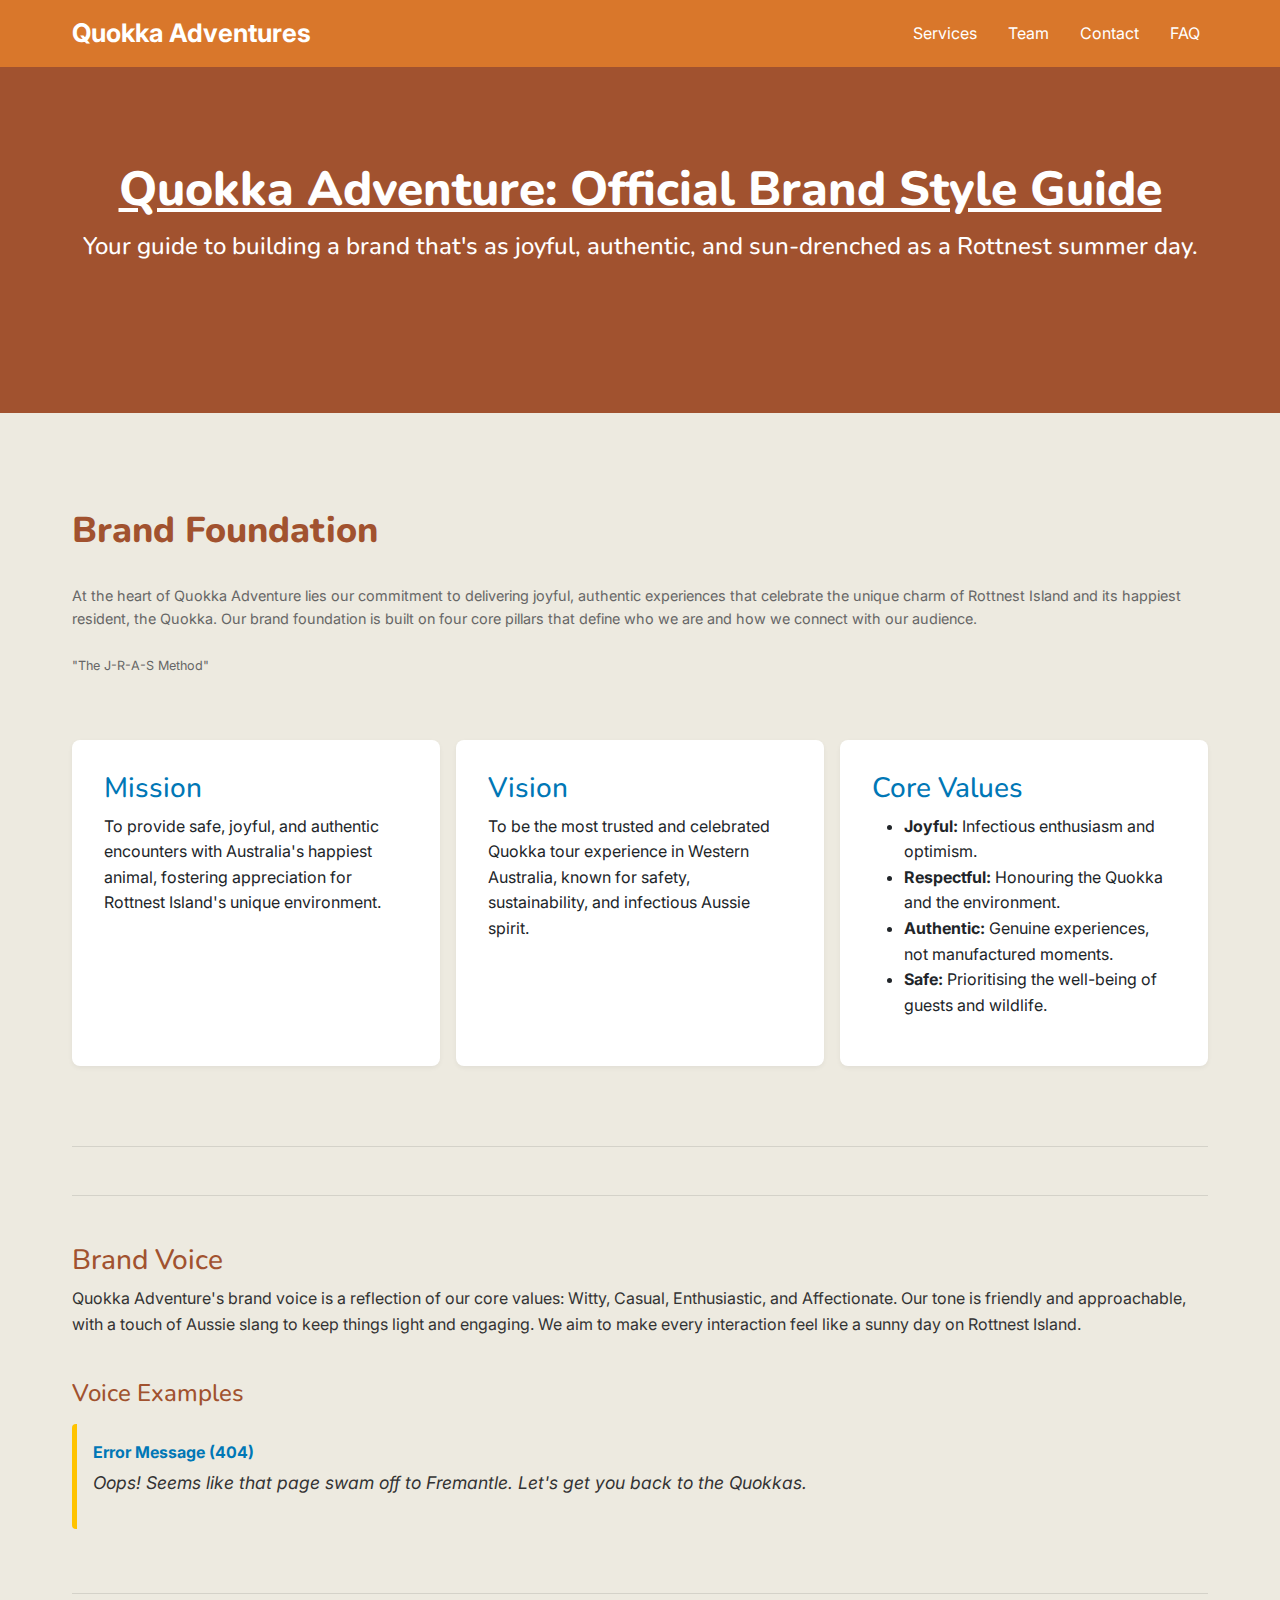
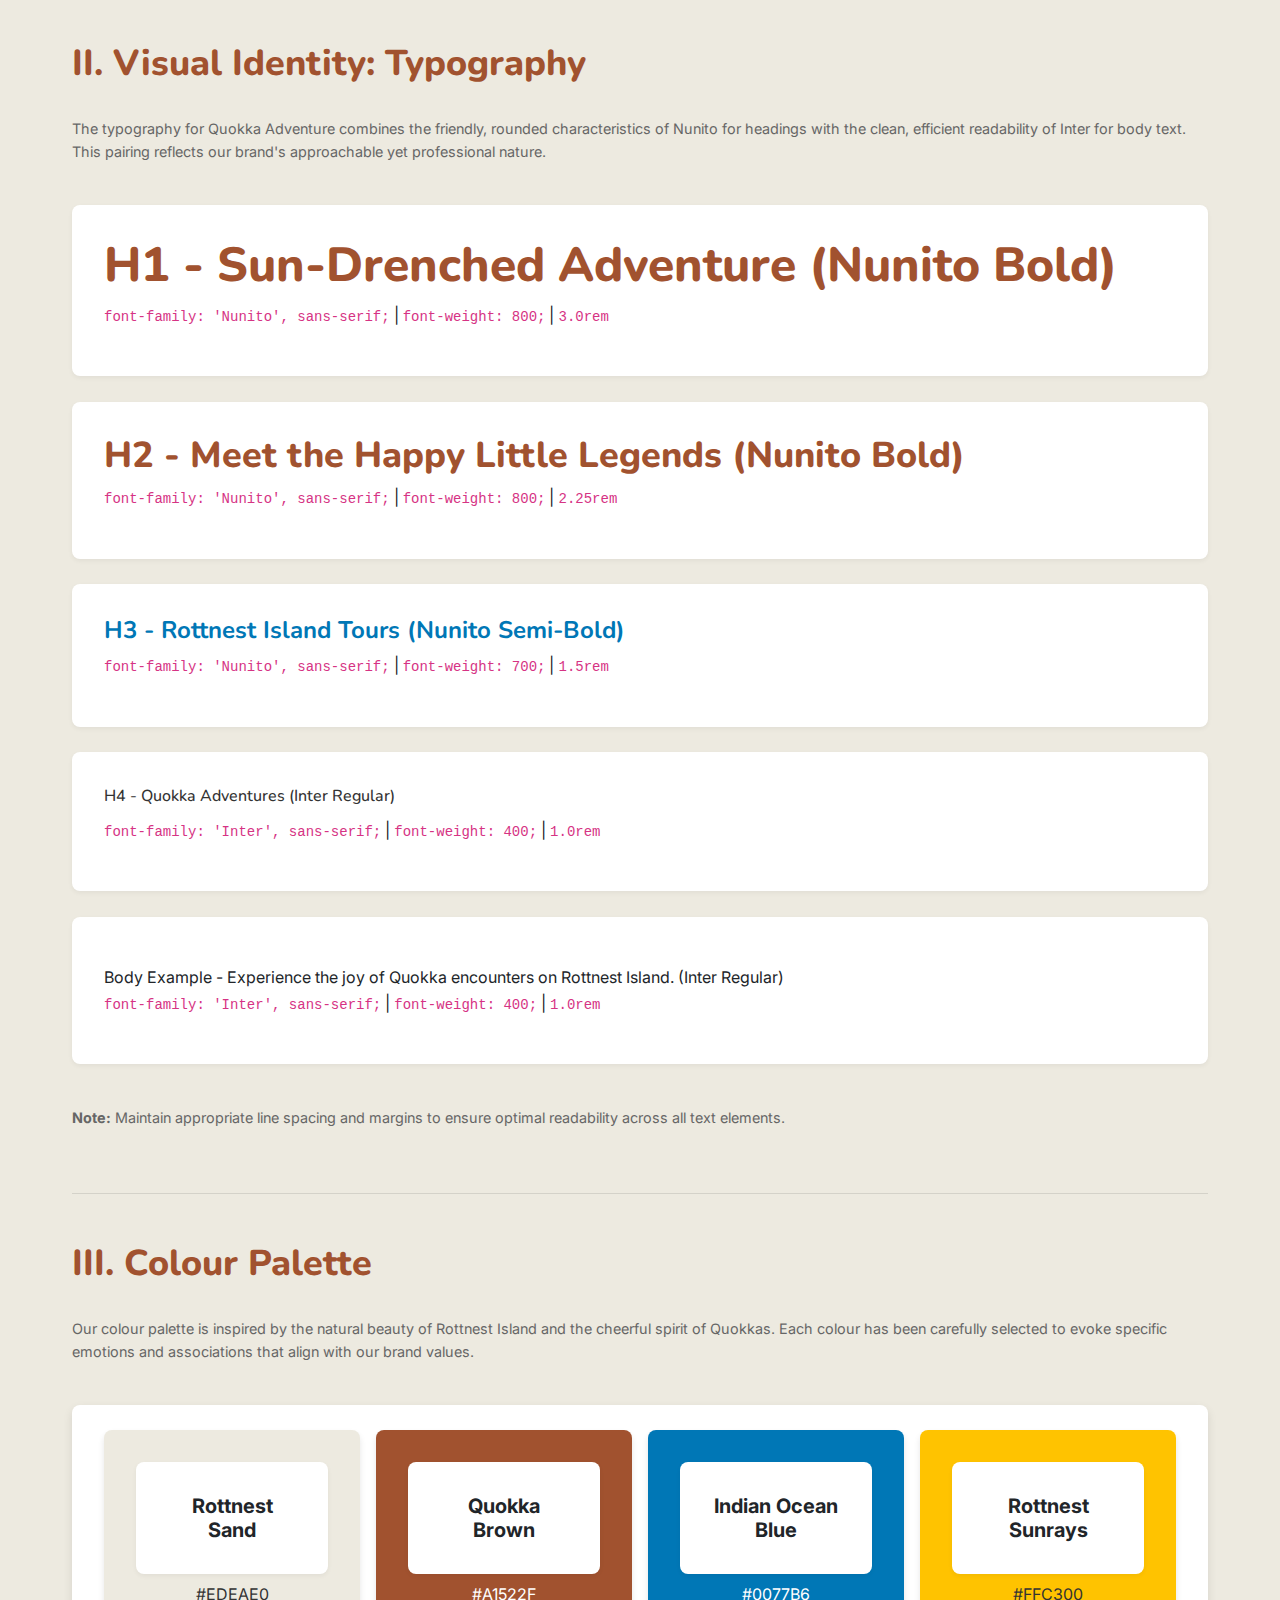
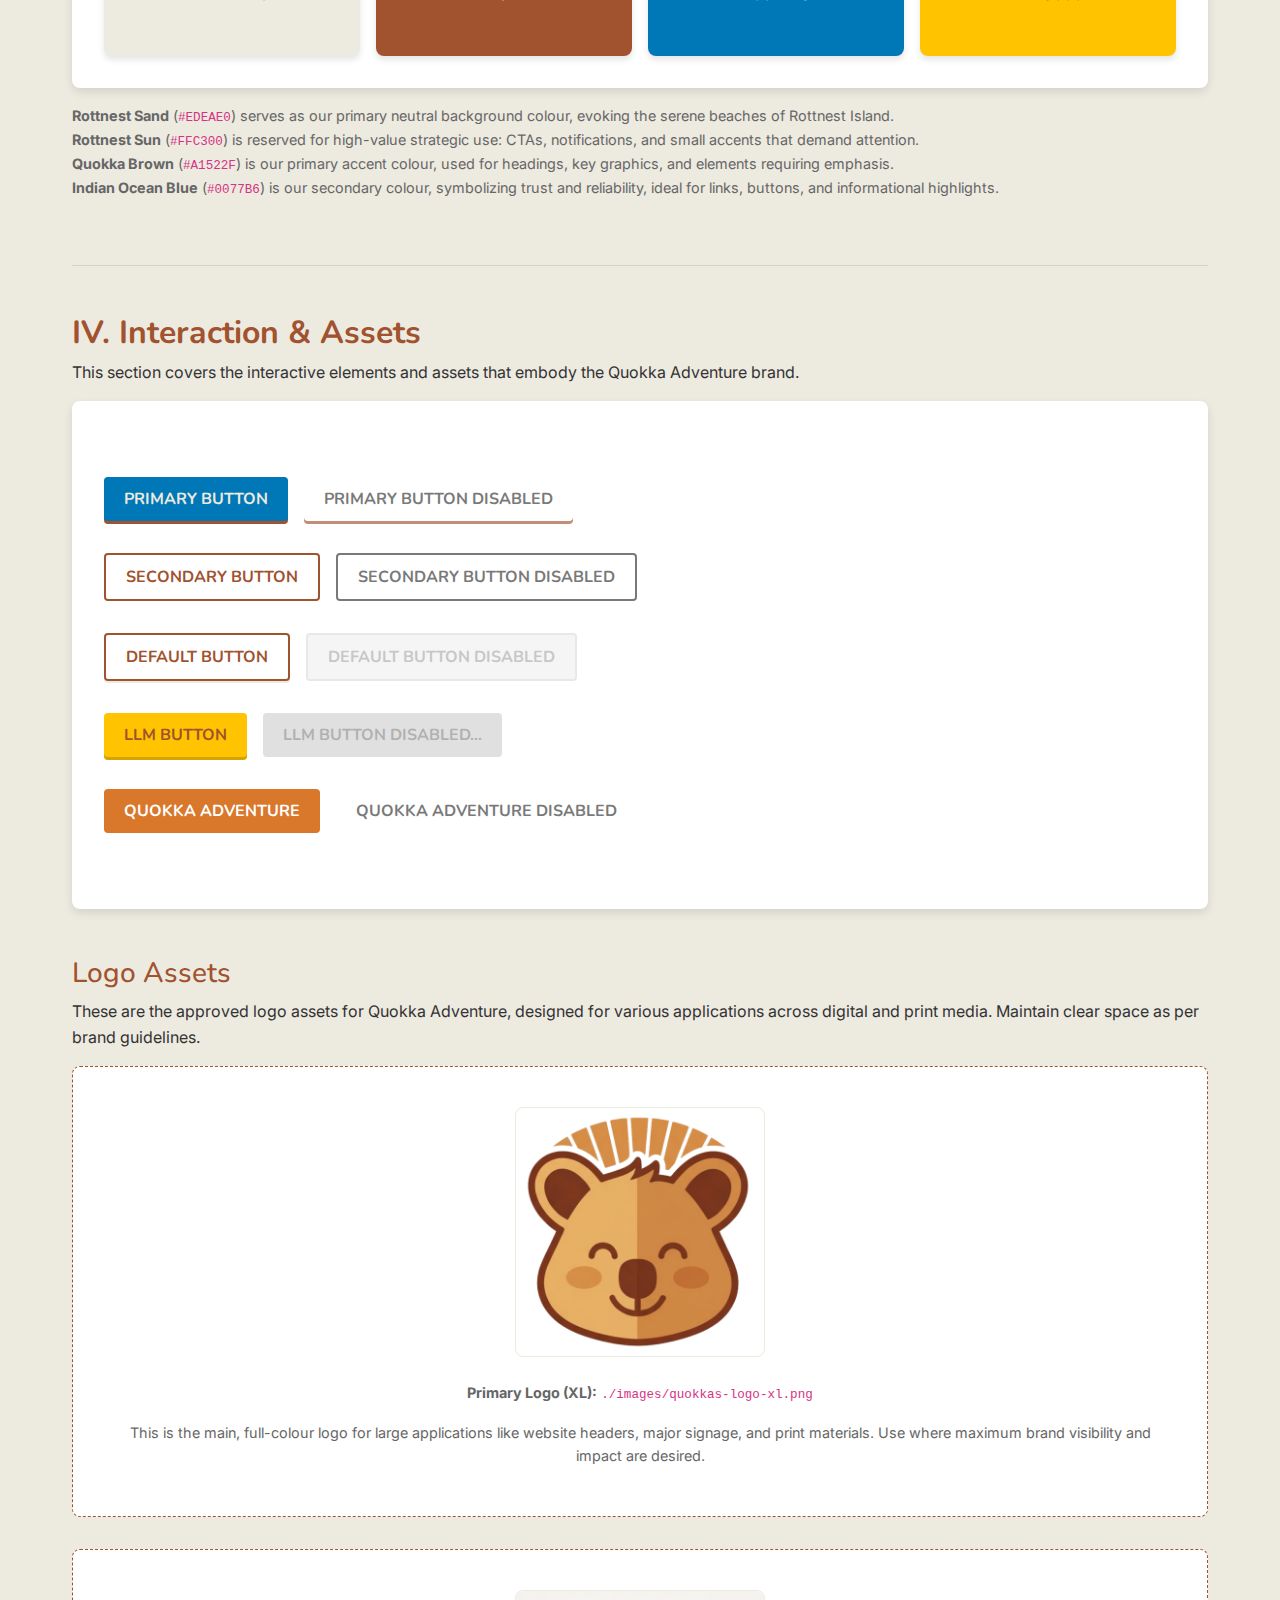
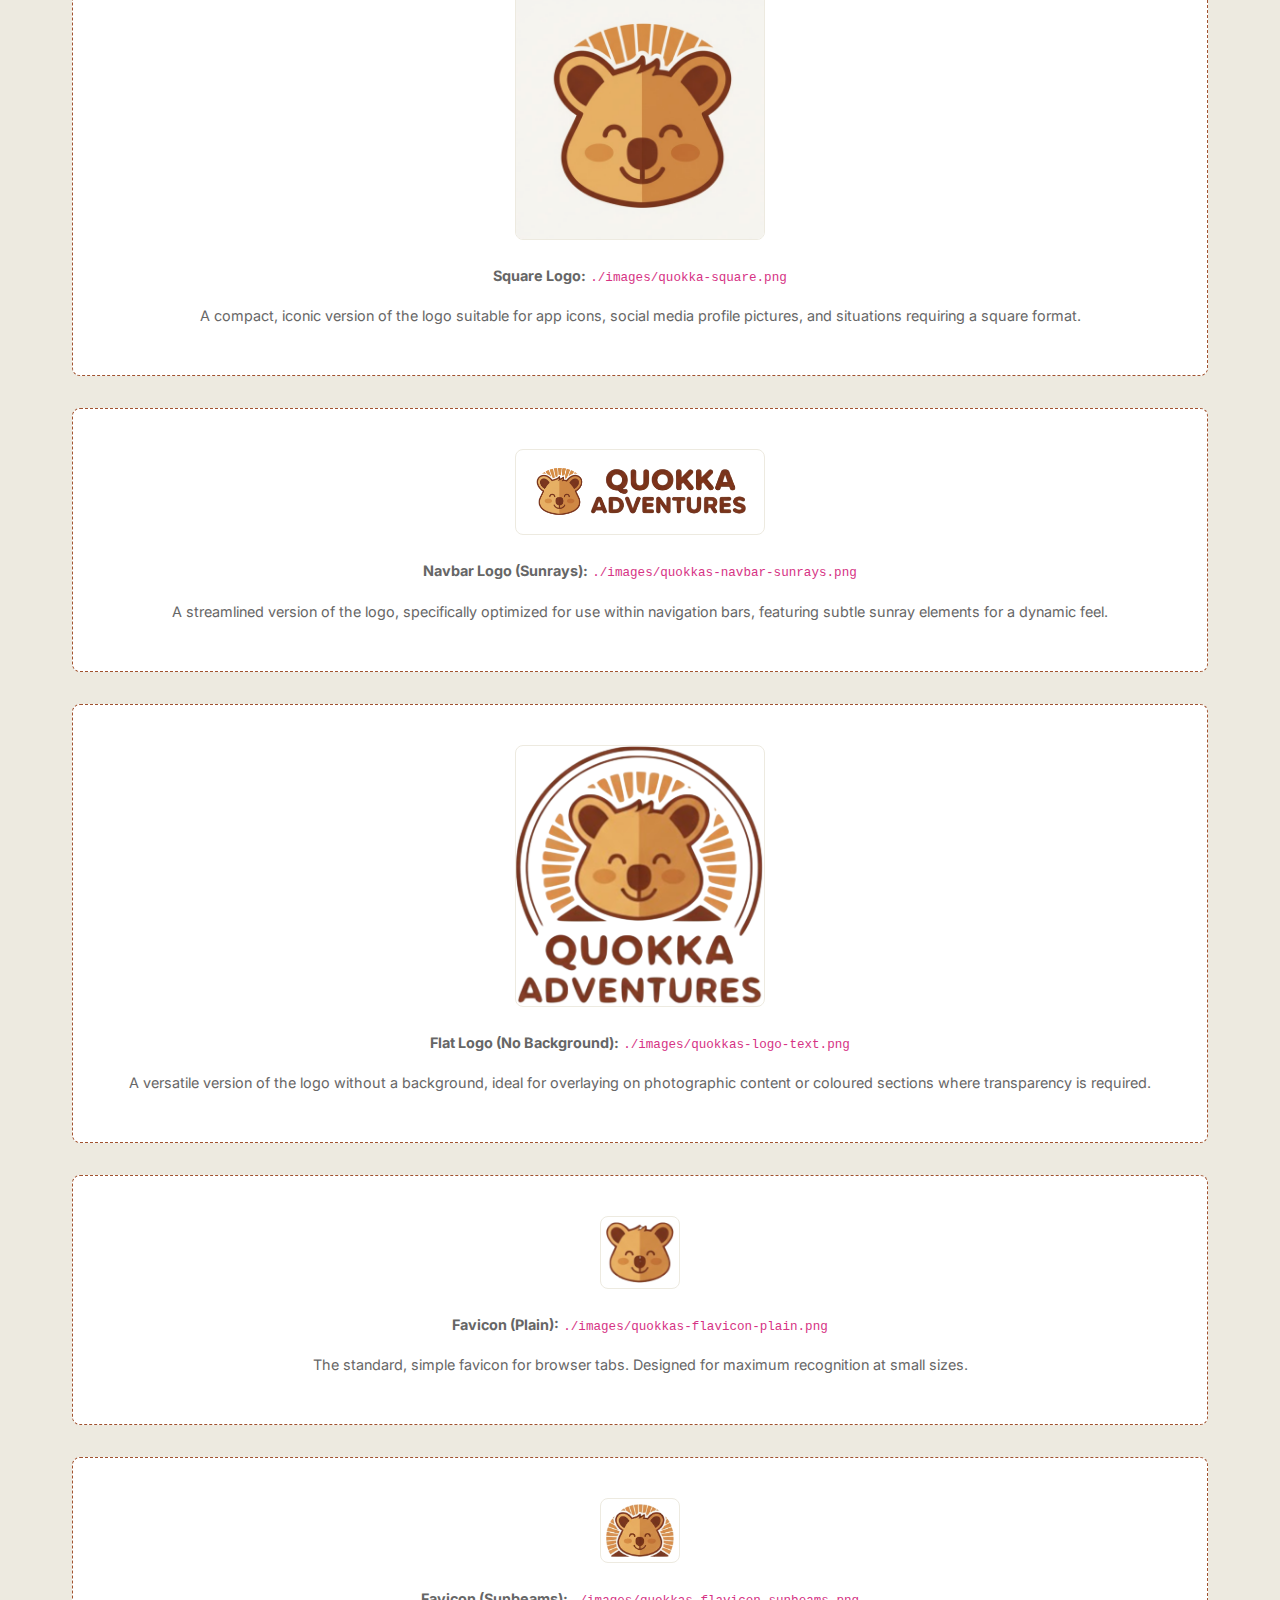
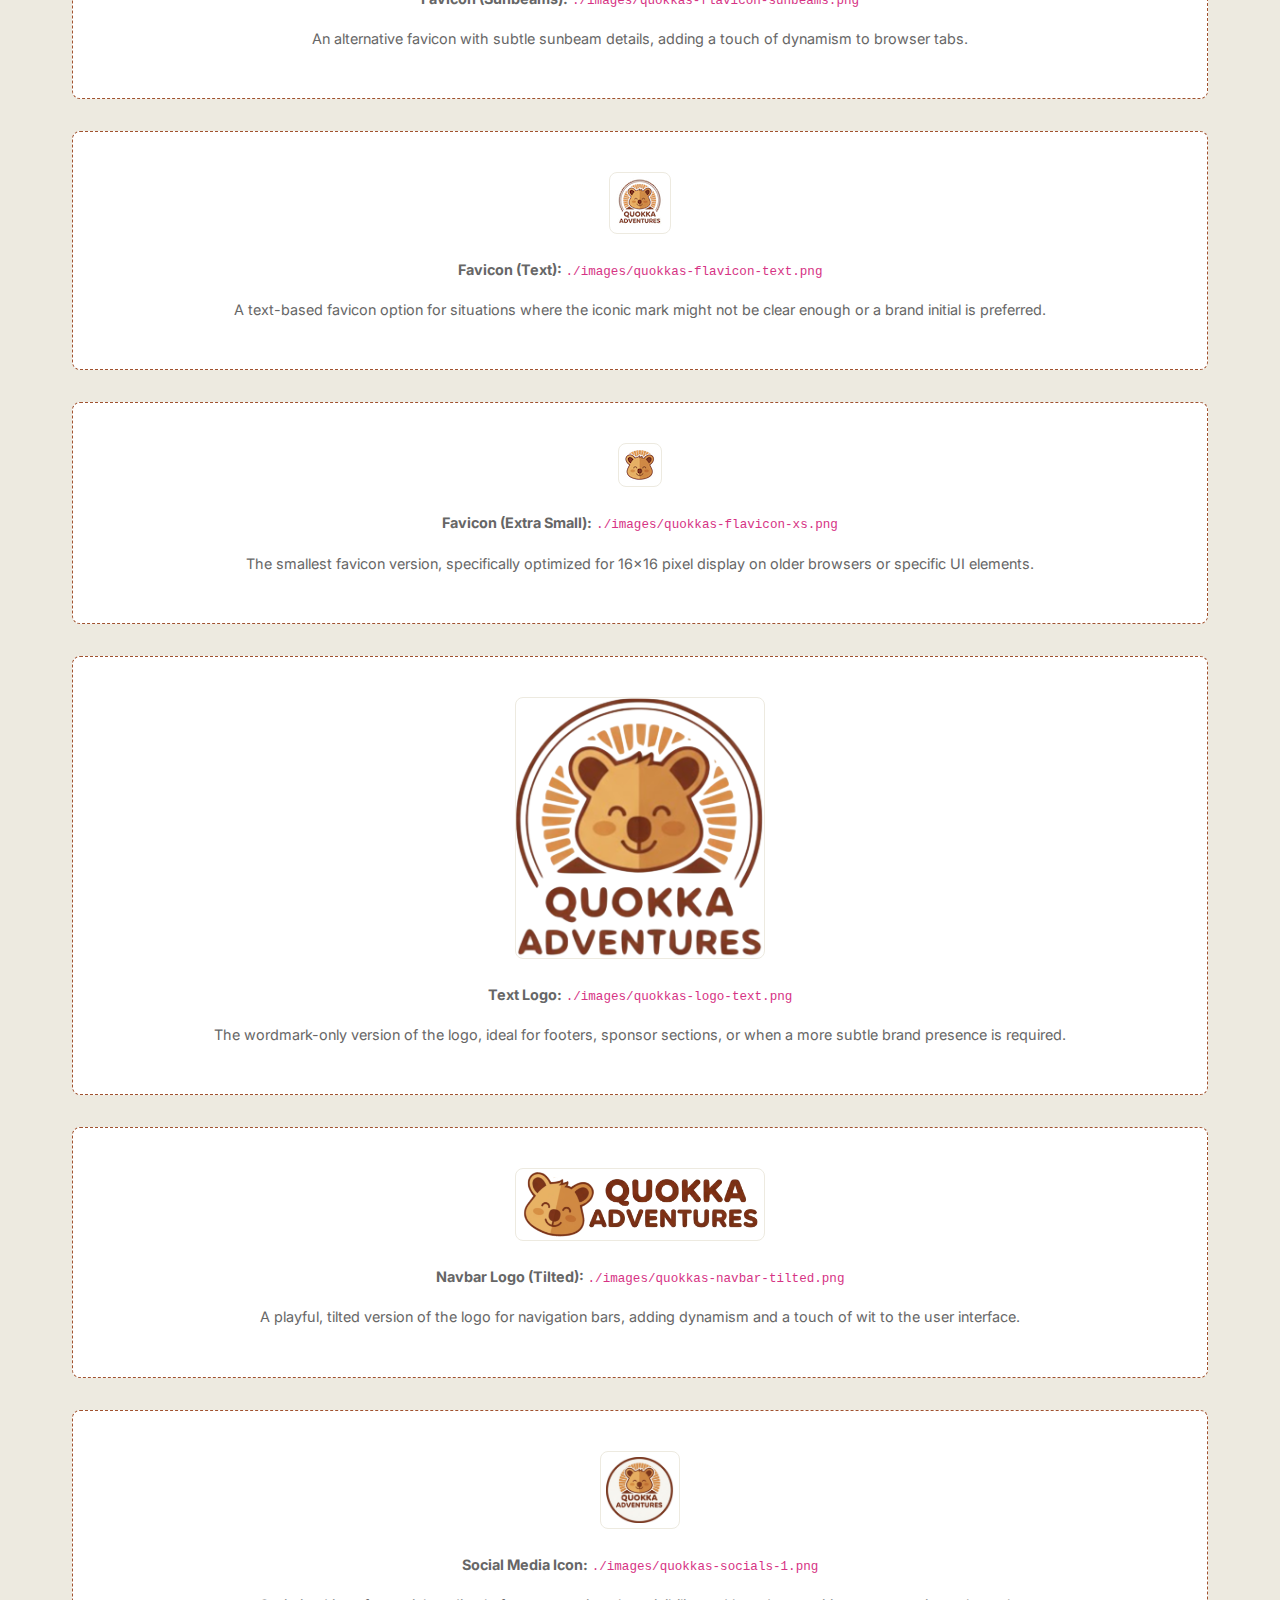
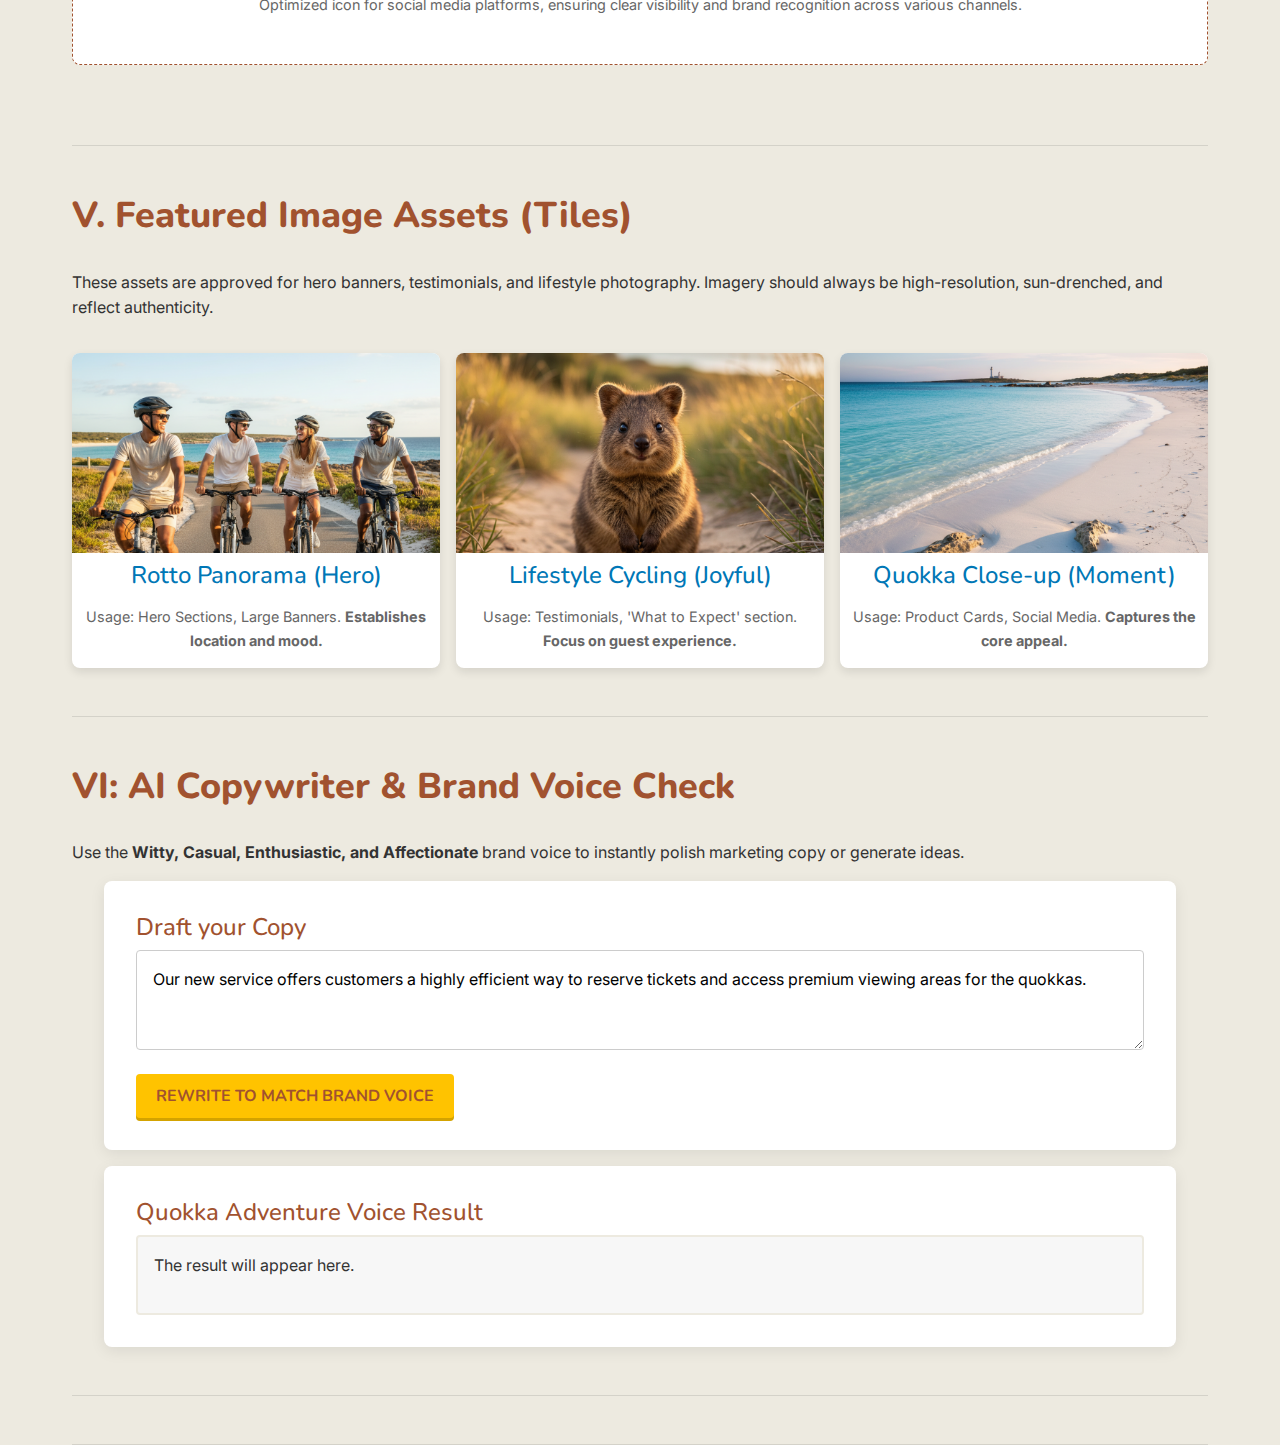
<file: styleguide-index.html>
<!DOCTYPE html>
<html lang="en">

<head>
    <meta charset="UTF-8">
    <meta name="viewport" content="width=device-width, initial-scale=1.0">
    <title>Quokka Adventure - Brand Style Guide</title>

    <!-- Google Fonts for Nunito (Headings) and Inter (Body) -->
    <link rel="preconnect" href="https://fonts.googleapis.com">
    <link rel="preconnect" href="https://fonts.gstatic.com" crossorigin>
    <link href="https://fonts.googleapis.com/css2?family=Inter:wght@400;700&family=Nunito:wght@700;800&display=swap"
        rel="stylesheet">
        <link href="https://cdn.jsdelivr.net/npm/bootstrap@5.3.0/dist/css/bootstrap.min.css" rel="stylesheet" />  
    <!-- Custom CSS for Style Guide -->
     <link href="style.css" rel="stylesheet" />

    <style>
        /* ------------------------------------------------------------------- */
        /* QUOKKA ADVENTURE: OFFICIAL BRAND STYLE GUIDE CSS */
        /* ------------------------------------------------------------------- */

        /* --- Root Variables: The Practical CSS Foundation (J-R-A-S Colours) --- */
        :root {
            /* Core Colours */
            --color-sand: #EDEAE0;
            /* Rottnest Sand (Primary Neutral) */
            --color-brown: #A1522F;
            /* Quokka Brown (Primary Accent) */
            --color-blue: #0077B6;
            /* Indian Ocean Blue (Secondary - Trust) */
            --color-sun: #FFC300;
            /* Rottnest Sun (Tertiary Accent - Joy/CTA) */
            --color-white: #FFFFFF;
            --color-text-dark: #333333;
            /* For body copy */

            /* Typography */
            --font-heading: 'Nunito', sans-serif;
            /* Bold, Rounded, Friendly */
            --font-body: 'Inter', sans-serif;
            /* Clean, Efficient, Readable */

            /* Spacing (8pt Grid System) */
            --spacing-xs: 8px;
            --spacing-sm: 16px;
            --spacing-md: 32px;
            --spacing-lg: 48px;
        }

        /* --- Global Reset & Base Typography --- */
        * {
            box-sizing: border-box;
            margin: 0;
            padding: 0;
        }

        body {
            font-family: var(--font-body);
            line-height: 1.6;
            color: var(--color-text-dark);
            background-color: var(--color-sand);
        }

        .container {
            max-width: 1200px;
            margin: 0 auto;
            padding: 0 var(--spacing-md);
        }

        /* --- Header & Section Styling --- */
        .header {
            background-color: var(--color-brown);
            color: var(--color-white);
            padding: var(--spacing-lg) 0;
            text-align: center;
            margin-bottom: var(--spacing-lg);
        }

        .header h1 {
            font-family: var(--font-heading);
            font-weight: 800;
            font-size: 3rem;
            line-height: 1.1;
            margin-bottom: var(--spacing-sm);
        }

        .header p {
            max-width: 600px;
            margin: 0 auto;
            font-size: 1.125rem;
        }

        .section {
            padding: var(--spacing-lg) 0;
            border-bottom: 1px solid rgba(0, 0, 0, 0.1);
        }

        .section--light {
            background-color: var(--color-white);
        }

        .section-title {
            font-family: var(--font-heading);
            font-weight: 800;
            font-size: 2.25rem;
            color: var(--color-brown);
            margin-bottom: var(--spacing-md);
        }

        /* --- Headings (The Nunito Vibe) --- */
        h1,
        h2,
        h3,
        h4,
        .h1-example,
        .h2-example,
        .h3-example {
            font-family: var(--font-heading);
            color: var(--color-brown);
            line-height: 1.2;
        }

        /* Typographic Scale */
        .h1-example {
            font-size: 3.0rem;
            font-weight: 800;
        }

        .h2-example {
            font-size: 2.25rem;
            font-weight: 800;
        }

        .h3-example {
            font-size: 1.5rem;
            font-weight: 700;
        }

        .body-example {
            font-size: 1rem;
            line-height: 1.6;
            color: var(--color-text-dark);
        }


        /* --- Cards & Grid Layouts --- */
        .card-grid,
        .colour-grid {
            display: grid;
            grid-template-columns: repeat(auto-fit, minmax(280px, 1fr));
            gap: var(--spacing-sm);
            margin-bottom: var(--spacing-md);
        }

        .card {
            background-color: var(--color-white);
            padding: var(--spacing-md);
            border-radius: 8px;
            box-shadow: 0 2px 5px rgba(0, 0, 0, 0.05);
        }

        .card h3 {
            color: var(--color-blue);
            margin-bottom: var(--spacing-xs);
        }

        /* --- Colour Swatches --- */
        .colour-card {
            padding: var(--spacing-md);
            border-radius: 8px;
            text-align: center;
            color: var(--color-white);
            /* Default text color for dark backgrounds */
            box-shadow: 0 4px 6px rgba(0, 0, 0, 0.1);
            background-color: var(--bg-color);
        }

        .colour-card h4 {
            margin-bottom: var(--spacing-xs);
            font-size: 1.2rem;
        }

        /* Specific text colour adjustment for Rottnest Sun for accessibility */
        .colour-card[style*="#FFC300"] {
            color: var(--color-brown);
            /* Ensures good contrast on bright yellow */
        }

        /* --- Buttons --- */
        .button-example {
            display: flex;
            gap: var(--spacing-sm);
            padding: var(--spacing-sm) 0;
        }

        .btn {
            font-family: var(--font-heading);
            font-weight: 700;
            padding: 10px 20px;
            border-radius: 4px;
            text-transform: uppercase;
            cursor: pointer;
            transition: all 0.2s ease-in-out;
            border: none;
        }

        .btn--primary {
            background-color: var(--color-blue);
            color: var(--color-sand);
            box-shadow: 0 3px 0 var(--color-brown);
        }

        .btn--primary:hover {
            background-color: #005B8C;
            /* Slightly Darker Blue */
            box-shadow: 0 1px 0 var(--color-brown);
            transform: translateY(2px);
        }

        .btn--secondary {
            background-color: transparent;
            color: var(--color-brown);
            border: 2px solid var(--color-brown);
        }

        .btn--secondary:hover {
            background-color: var(--color-sand);
        }

        .btn--llm {
            background-color: var(--color-sun);
            color: var(--color-brown);
            box-shadow: 0 3px 0 #D4A300;
        }

        .btn--llm:hover {
            background-color: #D4A300;
            box-shadow: 0 1px 0 #A1522F;
            transform: translateY(2px);
        }

        .btn--llm:disabled {
            background-color: #d1d1d1;
            color: #888;
            cursor: not-allowed;
            box-shadow: none;
            transform: none;
        }

        .btn--default {
            background-color: var(--color-white);
            color: var(--color-brown);
            border: 2px solid var(--color-brown);
            box-shadow: 0 2px 0 var(--color-sand);
        }

        .btn--default:hover {
            background-color: var(--color-sand);
            color: var(--color-blue);
            border-color: var(--color-blue);
        }

        .btn--default:disabled {
            background-color: #f0f0f0;
            color: #aaa;
            border-color: #ddd;
            cursor: not-allowed;
            box-shadow: none;
        }

        /* --- Voice & Logo Sections --- */
        .voice-card {
            border-left: 5px solid var(--color-sun);
            background-color: var(--color-sand);
            padding: var(--spacing-sm);
            margin: var(--spacing-sm) 0;
            border-radius: 4px;
        }

        .voice-title {
            font-weight: 700;
            color: var(--color-blue);
            margin-bottom: 4px;
        }

        .voice-quote {
            font-style: italic;
            font-size: 1.1rem;
            color: var(--color-text-dark);
        }

        /* Logo specific styling */
        .logo-placeholder {
            padding: var(--spacing-md);
            text-align: center;
            border: 1px dashed var(--color-brown);
            margin-top: var(--spacing-sm);
            background-color: var(--color-white);
            border-radius: 8px;
            margin-bottom: var(--spacing-md);
        }

        .logo-img {
            max-width: 250px;
            height: auto;
            border-radius: 8px;
            margin: var(--spacing-xs) 0;
            border: 1px solid var(--color-sand);
        }

        .logo-icon {
            max-width: 80px;
            /* Smaller max width for favicons/small icons */
            padding: 5px;
        }

        .detail {
            margin-top: var(--spacing-sm);
            font-size: 0.9rem;
            color: #666;
        }

        /* --- V. FEATURED IMAGE ASSETS (TILES) --- */
        .image-tiles-grid {
            display: grid;
            grid-template-columns: repeat(auto-fit, minmax(280px, 1fr));
            /* Responsive grid */
            gap: var(--spacing-sm);
            margin-top: var(--spacing-md);
        }

        .image-tile {
            background-color: var(--color-white);
            border-radius: 8px;
            overflow: hidden;
            box-shadow: 0 4px 10px rgba(0, 0, 0, 0.1);
            text-align: center;
        }

        .image-tile img {
            width: 100%;
            height: 200px;
            /* Consistent height for neat tiling */
            object-fit: cover;
            /* Ensures image fills the space without distortion */
            display: block;
        }

        .image-tile h4 {
            font-family: var(--font-heading);
            color: var(--color-blue);
            margin: var(--spacing-xs) 0 4px 0;
        }

        .image-tile .detail {
            margin-bottom: var(--spacing-sm);
            padding: 0 var(--spacing-xs);
        }

        /* --- VI. AI Copywriter Specific Styling --- */
        .llm-card {
            background-color: var(--color-white);
            padding: var(--spacing-md);
            border-radius: 8px;
            box-shadow: 0 4px 15px rgba(0, 0, 0, 0.08);
        }

        .llm-card textarea {
            width: 100%;
            min-height: 100px;
            padding: var(--spacing-sm);
            margin-bottom: var(--spacing-sm);
            border: 1px solid #ccc;
            border-radius: 4px;
            font-family: var(--font-body);
            font-size: 1rem;
            resize: vertical;
        }

        #output-box {
            min-height: 80px;
            padding: var(--spacing-sm);
            border: 2px solid var(--color-sand);
            background-color: #f7f7f7;
            border-radius: 4px;
            white-space: pre-wrap;
        }

        .loading-indicator {
            color: var(--color-brown);
            font-weight: 700;
            text-align: center;
            padding: var(--spacing-sm);
        }
    </style>
</head>

<body>
  <!-- Navbar -->
  <nav class="navbar navbar-expand-lg navbar-dark sticky-top bg-quokka">
    <div class="container">
      <a class="navbar-brand" href="#">Quokka Adventures</a>
      <button class="navbar-toggler" type="button" data-bs-toggle="collapse" data-bs-target="#navbarNav">
        <span class="navbar-toggler-icon"></span>
      </button>
      <div class="collapse navbar-collapse" id="navbarNav">
        <ul class="navbar-nav ms-auto">
          <li class="nav-item"><a class="nav-link" href="#services">Services</a></li>
          <li class="nav-item"><a class="nav-link" href="#team">Team</a></li>
          <li class="nav-item"><a class="nav-link" href="#contact">Contact</a></li>
          <li class="nav-item"><a class="nav-link" href="#faq">FAQ</a></li>
        </ul>
      </div>
    </div>
  </nav>
  <!-- End Navbar -->

<section class="header" id="brand-style-guide">
<header class="header sticky-top" style="top: 0;">
    <h1 class="h1" id="quokka-adventure"><u>Quokka Adventure: Official Brand Style Guide</u></h1>
    <h4 class="h4">Your guide to building a brand that's as joyful, authentic, and sun-drenched as a Rottnest summer day.</h4>
</header>
</section>

    <main class="container">
<!-- I. Brand Foundation -->
        <section class="section" id="brand-foundation">
            <!--section header--> <header class="section-header">
            <!--section title--><h2 class="section-title">Brand  Foundation</h2>
            </header>
            <p class="detail">At the heart of Quokka Adventure lies our commitment to delivering joyful, authentic experiences that
                celebrate the unique charm of Rottnest Island and its happiest resident, the Quokka. Our brand foundation
                is built on four core pillars that define who we are and how we connect with our audience.<br>
                <br>
                <small>"The J-R-A-S Method"</small></p>
            
        <!-- Mission, Vision, Core Values Cards -->
        <div class="section" id="mission-vision-values">
    <!--card grid--> <div class="card-grid" style="grid-template-columns: repeat(auto-fit, minmax(280px, 1fr)); gap: 16px;">

            <!-- Mission Card -->  
                <div class="card">
                    <h3>Mission</h3>
                    <p>To provide safe, joyful, and authentic encounters with Australia's happiest animal, fostering
                        appreciation for Rottnest Island's unique environment.</p>
                </div>
                <!-- Vision Card -->
                <div class="card">
                    <h3>Vision</h3>
                    <p>To be the most trusted and celebrated Quokka tour experience in Western Australia, known for
                        safety, sustainability, and infectious Aussie spirit.</p>
                        
                </div>
            
            <!-- Core Values Card -->
            <div class="card">
                <h3>Core Values</h3> 
                <ul>
                    <li><strong>Joyful:</strong> Infectious enthusiasm and optimism.</li>
                    <li><strong>Respectful:</strong> Honouring the Quokka and the environment.</li>
                    <li><strong>Authentic:</strong> Genuine experiences, not manufactured moments.</li>
                    <li><strong>Safe:</strong> Prioritising the well-being of guests and wildlife.</li>
                </ul>
            </div>
        </section>
        
        <section class="section">
            <!-- Brand Voice Section -->
            <h3>Brand Voice</h3>
            <p>Quokka Adventure's brand voice is a reflection of our core values: Witty, Casual, Enthusiastic, and
                Affectionate. Our tone is friendly and approachable, with a touch of Aussie slang to keep things light
                and engaging. We aim to make every interaction feel like a sunny day on Rottnest Island.</p>  <br>
        <h4 class="title">Voice Examples</h4>
        <div class="voice-card">
            <p class="voice-title">Error Message (404)</p>
            <blockquote class="voice-quote">Oops! Seems like that page swam off to Fremantle. Let's get you back to the
                Quokkas.</blockquote>
        </div>
        </section>

<!-- II. Visual Identity: Typography -->

        <section class="section">
            <header class="section-header">
                    <h2 class="section-title">II. Visual Identity: Typography</h2>
            </header>

                    <p class="detail">The typography for Quokka Adventure combines the friendly, rounded characteristics of Nunito for
                        headings with the clean, efficient readability of Inter for body text. This pairing reflects our
                        brand's approachable yet professional nature.</p>
                        <br>
                <div class="card">
                <!--Typography Examples-->
                <div class="typo-examples">
                    <div class="typo-sample">
                        <h1 class="h1-example">H1 - Sun-Drenched Adventure (Nunito Bold)</h1>
                        <p><code>font-family: 'Nunito', sans-serif;</code> | <code>font-weight: 800;</code> |
                            <code>3.0rem</code></p>
                        </div></div></div><br>
                <div class="card"> 
                <!--Typography Examples-->
                        <h2 class="h2-example">H2 - Meet the Happy Little Legends (Nunito Bold)</h2>
                        <p><code>font-family: 'Nunito', sans-serif;</code> | <code>font-weight: 800;</code> |
                            <code>2.25rem</code></p>
                        </div></div><br>
                <div class="card"><!--Typography Examples-->
                        <h3 class="h3-example">H3 - Rottnest Island Tours (Nunito Semi-Bold)</h3>
                        <p>        
                    <code>font-family: 'Nunito', sans-serif;</code> | <code>font-weight: 700;</code> |
                            <code>1.5rem</code></p>
                        </div></div><br>
                <div class="card"> <!--Typography Examples-->
                    <h4 class="body-example">H4 - Quokka Adventures (Inter Regular)</h4>
                        <p>
                            <code>font-family: 'Inter', sans-serif;</code> | <code>font-weight: 400;</code> |
                            <code>1.0rem</code></p>
                           </div></div><br> 
                <div class="card">
                        <p class="body-example">
                        <p>Body Example - Experience the joy of Quokka encounters on Rottnest Island. (Inter Regular)<br>
                            <code>font-family: 'Inter', sans-serif;</code> | <code>font-weight: 400;</code> |
                            <code>1.0rem</code></p>

                           </div></div><br> 
                           
                    <p class="detail"><strong>Note:</strong> Maintain appropriate line spacing and margins to ensure optimal readability across all text elements.</p>
                        </div>
                    </div>
        </section>

<!-- III. Colour Palette -->
        <section class="section" id="colour-palette">
            <header class="section-header">
                <h2 class="section-title">III. Colour Palette</h2>
            </header>

            <p class="detail">Our colour palette is inspired by the natural beauty of Rottnest Island and the cheerful spirit of
                Quokkas. Each colour has been carefully selected to evoke specific emotions and associations that align
                with our brand values.</p>
            <br>
        <div class="image-tile" id="colour-swatch"><br> <div class="container">
            <!--Colour swatch grid-->
            <div class="colour-grid" style="display: grid; grid-template-columns: repeat(auto-fit, minmax(200px, 1fr)); gap: 16px;">

                <!--sand colour-->
                <div class="colour-card" style="--bg-color: #EDEAE0; border-color: #000000;   color: var(--color-text-dark);">
                    <h5 class="card">Rottnest Sand</h5>
                    <p class="card-body">#EDEAE0</p>
                </div>

                <!--brown colour-->
                <div class="colour-card" style="--bg-color: #A1522F;">
                    <h5 class="card">Quokka Brown</h5>
                    <p class="card-body">#A1522F</p>
                </div>
                <!--blue colour-->
                <div class="colour-card" style="--bg-color: #0077B6;">
                    <h5 class="card">Indian Ocean Blue</h5>
                    <p class="card-body">#0077B6</p>
                </div>
                <!--sun colour-->
                <div class="colour-card" style="--bg-color: #FFC300; color: var(--color-text-dark);">
                    <h5 class="card">Rottnest Sunrays</h5>
                    <p class="card-body">#FFC300</p>
                </div>
            </div></div></div>

            <p class="detail"><strong>Rottnest Sand</strong> (<code>#EDEAE0</code>) serves as our primary neutral background
                colour, evoking the serene beaches of Rottnest Island. <br> <strong>Rottnest Sun</strong> (<code>#FFC300</code>) is reserved for high-value strategic use: CTAs,
                notifications, and small accents that demand attention. <br> <strong>Quokka Brown</strong> (<code>#A1522F</code>) is our primary accent colour, used for headings,
                key graphics, and elements requiring emphasis. <br> <strong>Indian Ocean Blue</strong> (<code>#0077B6</code>) is our secondary colour, symbolizing trust
                and reliability, ideal for links, buttons, and informational highlights.</p>
            </div></div>
        </section>

        <!-- IV. Interaction & Assets -->

        <section class="section" id="interaction-assets">
                <h2>IV. Interaction & Assets</h2>
                <p> This section covers the interactive elements and assets that embody the Quokka Adventure brand.</p></div>
        </div>
            <section class="image-tile" id="buttons"> 
                <div class="container">
                <div class="button-example">
                    <!--primary button-->
                    <button class="btn btn--primary">Primary Button</button>
                    <!--disabled primary button-->
                    <button class="btn btn--primary" disabled>Primary Button disabled</button>
                </div>
                <div class="button-example">
                    <!--secondary button-->
                    <button class="btn btn--secondary">Secondary Button</button>
                    <!--disabled secondary button-->
                    <button class="btn btn--secondary" disabled>Secondary Button disabled</button>
                </div>
                <div class="button-example">
                    <!--default button-->
                    <button class="btn btn--default">Default Button</button>
                    <!--disabled default button-->
                    <button class="btn btn--default" disabled>Default Button disabled</button>
                </div>
                <div class="button-example">
                    <!--llm button-->
                    <button class="btn btn--llm">LLM Button</button>
                    <!--disabled llm button-->
                    <button class="btn btn--llm" disabled>llm button Disabled...</button></div>
                <div class="button-example">
                    <!--brand specific button-->
                    <button class="btn btn-quokka">Quokka Adventure</button>
                    <!--disabled brand specific button-->
                    <button class="btn btn-quokka" disabled>Quokka Adventure Disabled</button>
                </div>
               





                </div>
        </section>

        <section class="section">
            <!-- Logo Assets Section -->
            <h3>Logo Assets</h3>
            <p>These are the approved logo assets for Quokka Adventure, designed for various applications across digital
                and print media. Maintain clear space as per brand guidelines.</p>

            <div class="logo-placeholder">
                <img src="./images/quokkas-logo-xl.png"
                    alt="Quokka Adventure Primary Logo XL (Full colour, large display)" class="logo-img">
                <p class="detail"><strong>Primary Logo (XL):</strong> <code>./images/quokkas-logo-xl.png</code></p>
                <p class="detail">This is the main, full-colour logo for large applications like website headers, major
                    signage, and print materials. Use where maximum brand visibility and impact are desired.</p>
            </div>

            <div class="logo-placeholder">
                <img src="./images/quokka-square.png" alt="Quokka Adventure Square Logo (Iconic, compact version)"
                    class="logo-img">
                <p class="detail"><strong>Square Logo:</strong> <code>./images/quokka-square.png</code></p>
                <p class="detail">A compact, iconic version of the logo suitable for app icons, social media profile
                    pictures, and situations requiring a square format.</p>
            </div>

            <div class="logo-placeholder">
                <img src="./images/quokkas-navbar-sunrays.png" alt="Quokka Adventure Navbar Logo (Compact with sunrays)"
                    class="logo-img">
                <p class="detail"><strong>Navbar Logo (Sunrays):</strong> <code>./images/quokkas-navbar-sunrays.png</code></p>
                <p class="detail">A streamlined version of the logo, specifically optimized for use within navigation
                    bars, featuring subtle sunray elements for a dynamic feel.</p>
            </div>

            <div class="logo-placeholder">
                <img src="./images/quokkas-logo-text.png" alt="Quokka Adventure Flat Logo (No background, versatile)"
                    class="logo-img">
                <p class="detail"><strong>Flat Logo (No Background):</strong> <code>./images/quokkas-logo-text.png</code></p>
                <p class="detail">A versatile version of the logo without a background, ideal for overlaying on
                    photographic content or coloured sections where transparency is required.</p>
            </div>

            <div class="logo-placeholder">
                <img src="./images/quokkas-flavicon-plain.png"
                    alt="Quokka Adventure Favicon (Plain, standard browser icon)" class="logo-img logo-icon">
                <p class="detail"><strong>Favicon (Plain):</strong> <code>./images/quokkas-flavicon-plain.png</code></p>
                <p class="detail">The standard, simple favicon for browser tabs. Designed for maximum recognition at
                    small sizes.</p>
            </div>

            <div class="logo-placeholder">
                <img src="./images/quokkas-flavicon-sunbeams.png" alt="Quokka Adventure Favicon (Sunbeams version)"
                    class="logo-img logo-icon">
                <p class="detail"><strong>Favicon (Sunbeams):</strong> <code>./images/quokkas-flavicon-sunbeams.png</code></p>
                <p class="detail">An alternative favicon with subtle sunbeam details, adding a touch of dynamism to
                    browser tabs.</p>
            </div>

            <div class="logo-placeholder">
                <img src="./images/quokkas-flavicon-text.png" alt="Quokka Adventure Favicon (Text-based)"
                    class="logo-img logo-icon">
                <p class="detail"><strong>Favicon (Text):</strong> <code>./images/quokkas-flavicon-text.png</code></p>
                <p class="detail">A text-based favicon option for situations where the iconic mark might not be clear
                    enough or a brand initial is preferred.</p>
            </div>

            <div class="logo-placeholder">
                <img src="./images/quokkas-flavicon-xs.png" alt="Quokka Adventure Favicon (Extra Small, 16x16)"
                    class="logo-img logo-icon">
                <p class="detail"><strong>Favicon (Extra Small):</strong> <code>./images/quokkas-flavicon-xs.png</code></p>
                <p class="detail">The smallest favicon version, specifically optimized for 16x16 pixel display on older
                    browsers or specific UI elements.</p>
            </div>

            <div class="logo-placeholder">
                <img src="./images/quokkas-logo-text.png" alt="Quokka Adventure Text Logo" class="logo-img">
                <p class="detail"><strong>Text Logo:</strong> <code>./images/quokkas-logo-text.png</code></p>
                <p class="detail">The wordmark-only version of the logo, ideal for footers, sponsor sections, or when a
                    more subtle brand presence is required.</p>
            </div>

            <div class="logo-placeholder">
                <img src="./images/quokkas-navbar-tilted.png" alt="Quokka Adventure Navbar Logo (Tilted for dynamism)"
                    class="logo-img">
                <p class="detail"><strong>Navbar Logo (Tilted):</strong> <code>./images/quokkas-navbar-tilted.png</code></p>
                <p class="detail">A playful, tilted version of the logo for navigation bars, adding dynamism and a touch
                    of wit to the user interface.</p>
            </div>

            <div class="logo-placeholder">
                <img src="./images/quokkas-socials-1.png" alt="Quokka Adventure Social Media Icon"
                    class="logo-img logo-icon">
                <p class="detail"><strong>Social Media Icon:</strong> <code>./images/quokkas-socials-1.png</code></p>
                <p class="detail">Optimized icon for social media platforms, ensuring clear visibility and brand
                    recognition across various channels.
                </p>
            </div>
        </div>
</section>

        <!-- V. FEATURED IMAGE ASSETS (TILES) -->
        <section class="section">
            <header class="section-header">
                <h2 class="section-title">V. Featured Image Assets (Tiles)</h2>
            </header>
            <p>These assets are approved for hero banners, testimonials, and lifestyle photography. Imagery should
                always be high-resolution, sun-drenched, and reflect authenticity.</p>
            <div class="image-tiles-grid">
                <div class="image-tile">
                    <img src="/images/Gemini_Generated_Image_8994ej8994ej8994 (1).png"
                        alt="Breathtaking panoramic view of Rottnest Island bay at sunset with clear water.">
                    <h4>Rotto Panorama (Hero)</h4>
                    <p class="detail">Usage: Hero Sections, Large Banners. <strong>Establishes location and mood.</strong></p>
                </div>
                <div class="image-tile">
                    <img src="/images/Gemini_Generated_Image_8994ej8994ej8994 (2).png"
                        alt="Diverse group of guests cycling happily on a coastal path on Rottnest Island.">
                    <h4>Lifestyle Cycling (Joyful)</h4>
                    <p class="detail">Usage: Testimonials, 'What to Expect' section. <strong>Focus on guest experience.</strong></p>
                </div>
                <div class="image-tile">
                    <img src="/images/Gemini_Generated_Image_8994ej8994ej8994.png"
                        alt="Close-up of a smiling quokka face at ground level, emphasizing happiness.">
                    <h4>Quokka Close-up (Moment)</h4>
                    <p class="detail">Usage: Product Cards, Social Media. <strong>Captures the core appeal.</strong></p>
                </div>
            </div>
        </section>

        <!-- VI. GEMINI AI INTEGRATION: 
         BRAND VOICE ASSISTANT -->
        
         <section class="section">
            <h2 class="section-title">VI: AI Copywriter & Brand Voice Check</h2>
            <p>Use the <strong>Witty, Casual, Enthusiastic, and Affectionate</strong> brand voice to instantly polish marketing copy
                or generate ideas.</p>
            <div class="container">
            <div class="llm-card">
                <h4>Draft your Copy</h4>
                <textarea id="input-draft"
                    placeholder="Paste your draft text here (e.g., 'Our boat tour is fast and efficient and takes you directly to the Quokkas.')"></textarea>
                <button id="generate-btn" class="btn btn--llm" onclick="rewriteCopy()">Rewrite to Match Brand
                    Voice</button>
                    </div>
<div class="llm-card" style="margin-top: 16px;">
                <h4>Quokka Adventure Voice Result</h4>
                <div id="output-box">The result will appear here.</div>
            </div>
        </section>
        <!-- END VI. GEMINI AI INTEGRATION -->

    </main>

    <script>
        const API_URL = "https://generativelanguage.googleapis.com/v1beta/models/gemini-2.5-flash-preview-09-2025:generateContent?key=";
        const apiKey = ""; // API key is provided at runtime

        // The Brand Voice is embedded directly into the system instruction
        const SYSTEM_PROMPT = `You are a witty, casual, enthusiastic, and affectionate copywriter for Quokka Adventure, a Western Australian tour company. Your goal is to rewrite the text provided to match this brand voice. 
        
        Rules:
        1. Use Aussie slang sparingly ('mate', 'legend', 'ripper') and naturally.
        2. Maintain a sunny, joyful, and approachable tone.
        3. Keep the output concise, focusing on the rewritten copy only.
        4. NEVER use corporate jargon or overly formal language.`;

        async function callGemini(userQuery) {
            const payload = {
                contents: [{ parts: [{ text: userQuery }] }],
                systemInstruction: {
                    parts: [{ text: SYSTEM_PROMPT }]
                },
            };

            const maxRetries = 3;
            for (let attempt = 0; attempt < maxRetries; attempt++) {
                try {
                    const response = await fetch(API_URL + apiKey, {
                        method: 'POST',
                        headers: { 'Content-Type': 'application/json' },
                        body: JSON.stringify(payload)
                    });

                    if (!response.ok) {
                        const error = await response.json();
                        throw new Error(error.error.message || `API error: ${response.status}`);
                    }

                    const result = await response.json();
                    const text = result.candidates?.[0]?.content?.parts?.[0]?.text || "Sorry, mate, couldn't rewrite that one. Try again!";
                    return text;

                } catch (error) {
                    console.error(`Attempt ${attempt + 1} failed:`, error.message);
                    if (attempt === maxRetries - 1) {
                        return `Error: Failed to connect to the Quokka copywriting genius after ${maxRetries} tries. Try checking the console!`;
                    }
                    // Exponential backoff
                    const delay = Math.pow(2, attempt) * 1000;
                    await new Promise(resolve => setTimeout(resolve, delay));
                }
            }
        }

        async function rewriteCopy() {
            const inputDraft = document.getElementById('input-draft').value.trim();
            const outputBox = document.getElementById('output-box');
            const generateBtn = document.getElementById('generate-btn');

            if (inputDraft.length < 5) {
                outputBox.innerHTML = "Needs a bit more text, legend. Give me at least a sentence!";
                return;
            }

            // Show loading state
            generateBtn.disabled = true;
            generateBtn.innerHTML = "Rewriting... (Just a sec)";
            outputBox.innerHTML = `<div class="loading-indicator">The copywriting Quokka is working its magic...</div>`;

            const resultText = await callGemini(`Rewrite the following text to sound like Quokka Adventure: "${inputDraft}"`);

            // Restore button state and display result
            generateBtn.disabled = false;
            generateBtn.innerHTML = "✨ Rewrite to Match Brand Voice";
            outputBox.innerHTML = resultText;
        }

        // Add a sample text placeholder
        document.addEventListener('DOMContentLoaded', () => {
            document.getElementById('input-draft').value = "Our new service offers customers a highly efficient way to reserve tickets and access premium viewing areas for the quokkas.";
        });
    </script>
</body>

</html>
</file>
<file: style.css>
body {
  font-family: 'Montserrat', sans-serif;
}

.bg-quokka {
  background-color: #d9772b; /* warm orange from logo */
}

.btn-quokka {
  background-color: #d9772b;
  color: white;
  border: none;
  transition: background-color 0.3s ease;
}

.btn-quokka:hover {
  background-color: #a6541f;
  color: #fff;
}

.navbar-brand {
  font-weight: bold;
  font-size: 1.5rem;
}

.card-title {
  font-weight: 700;
}

.carousel-caption {
  background: rgba(0, 0, 0, 0.5);
  padding: 1rem;
  border-radius: 0.5rem;
}

/* Typography & Base */
body {
  font-family: 'Montserrat', sans-serif;
  margin: 0;
  padding: 0;
  color: #333;
  background-color: #fff;
}

h2, h5 {
  font-weight: 700;
  color: #a6541f;
}

section {
  padding: 60px 0;
}

/* Navbar */
.navbar {
  background-color: #d9772b;
}

.navbar-brand {
  font-weight: bold;
  font-size: 1.6rem;
  color: #fff;
}

.nav-link {
  color: #fff !important;
  margin-left: 15px;
}

.nav-link:hover {
  text-decoration: underline;
}

/* Carousel */
.carousel-caption {
  background: rgba(0, 0, 0, 0.5);
  padding: 1rem;
  border-radius: 0.5rem;
}

.carousel-caption h2 {
  color: #fff;
}

/* Services */
.card {
  border: none;
  transition: transform 0.3s ease;
}

.card:hover {
  transform: translateY(-5px);
}

.card-title {
  color: #d9772b;
}

/* Buttons */
.btn-quokka {
  background-color: #d9772b;
  color: white;
  border: none;
  padding: 10px 20px;
  font-weight: 600;
  transition: background-color 0.3s ease;
}

.btn-quokka:hover {
  background-color: #a6541f;
  color: #fff;
}

/* Contact Section */
.bg-quokka {
  background-color: #d9772b;
}

#contact input,
#contact textarea {
  border-radius: 5px;
  border: none;
  padding: 10px;
}

#contact button {
  background-color: #fff;
  color: #d9772b;
  font-weight: bold;
  border: none;
  padding: 10px 20px;
  transition: background-color 0.3s ease;
}

#contact button:hover {
  background-color: #f4f4f4;
}

/* FAQ Accordion */
.accordion-button {
  font-weight: 600;
  color: #a6541f;
}

.accordion-button:not(.collapsed) {
  background-color: #fbe3d1;
}

/* Responsive Tweaks */
@media (max-width: 768px) {
  .navbar-nav {
    text-align: center;
  }

  .carousel-caption {
    font-size: 0.9rem;
  }

  .btn-quokka {
    width: 100%;
  }
}
</file>
